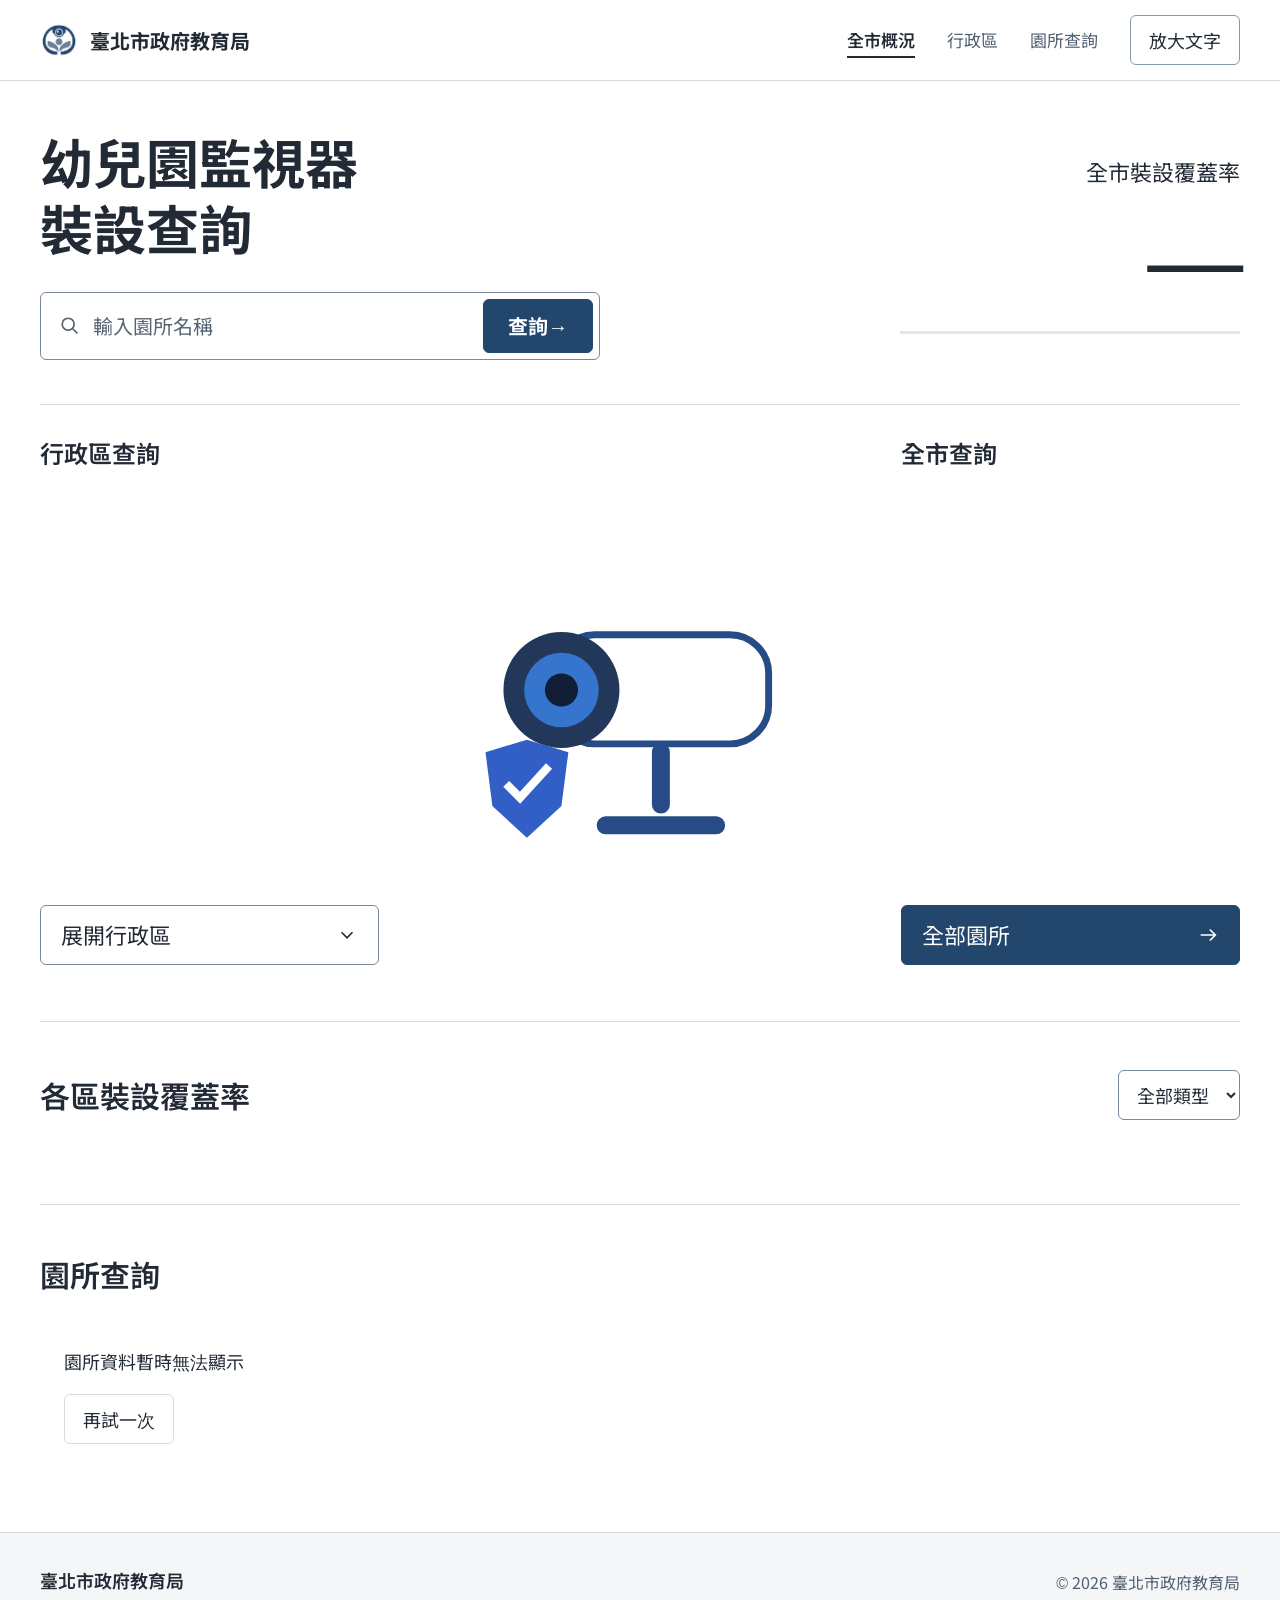
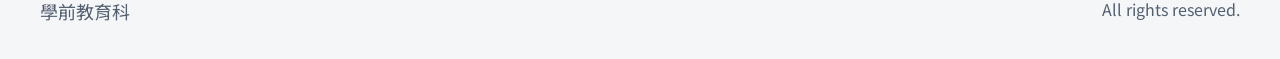
<file: index.html>
<!doctype html><html lang="zh-Hant" data-release="2026-10-31-json-csp"><head><meta charset="utf-8"><meta http-equiv="Content-Security-Policy" content="default-src 'none'; script-src 'self'; script-src-attr 'none'; style-src 'self'; style-src-attr 'none'; img-src 'self' data:; font-src 'self'; connect-src 'self' https://script.google.com https://script.googleusercontent.com; object-src 'none'; base-uri 'none'; form-action 'none'; frame-src 'none'; worker-src 'none'; manifest-src 'self'"><meta name="referrer" content="no-referrer"><meta name="viewport" content="width=device-width,initial-scale=1"><link rel="preconnect" href="https://script.google.com"><link rel="preconnect" href="https://script.googleusercontent.com"><meta name="description" content="查詢臺北市幼兒園監視器裝設情形。"><link id="siteIcon" rel="icon" type="image/png" href="./assets/site-mark.png"><title>幼兒園監視器裝設查詢｜臺北市政府教育局</title><link rel="stylesheet" href="./site.css?v=20261026-camera-fallback">
<link rel="stylesheet" href="./metal-cards.css?v=20261026-camera-fallback"><!-- Three.js license
The MIT License

Copyright © 2010-2024 three.js authors

Permission is hereby granted, free of charge, to any person obtaining a copy
of this software and associated documentation files (the "Software"), to deal
in the Software without restriction, including without limitation the rights
to use, copy, modify, merge, publish, distribute, sublicense, and/or sell
copies of the Software, and to permit persons to whom the Software is
furnished to do so, subject to the following conditions:

The above copyright notice and this permission notice shall be included in
all copies or substantial portions of the Software.

THE SOFTWARE IS PROVIDED "AS IS", WITHOUT WARRANTY OF ANY KIND, EXPRESS OR
IMPLIED, INCLUDING BUT NOT LIMITED TO THE WARRANTIES OF MERCHANTABILITY,
FITNESS FOR A PARTICULAR PURPOSE AND NONINFRINGEMENT. IN NO EVENT SHALL THE
AUTHORS OR COPYRIGHT HOLDERS BE LIABLE FOR ANY CLAIM, DAMAGES OR OTHER
LIABILITY, WHETHER IN AN ACTION OF CONTRACT, TORT OR OTHERWISE, ARISING FROM,
OUT OF OR IN CONNECTION WITH THE SOFTWARE OR THE USE OR OTHER DEALINGS IN
THE SOFTWARE.

--><script defer src="./config.js?v=20261026-camera-fallback"></script>
<script defer src="./core.js?v=20261026-camera-fallback"></script>
<script defer src="./query.js?v=20261026-priority"></script>
<script defer src="./data-client.js?v=20261031-json-csp"></script>
<script defer src="./app.js?v=20261026-camera-fallback"></script>
<script defer src="./enhance.js?v=20261026-map-anchored"></script>
</head><body>
<a class="skip" href="#main">跳至主要內容</a>
<header class="site-header"><div class="wrap header-row"><a class="brand" href="#main" aria-label="臺北市政府教育局，首頁"><img id="siteMark" class="brand-mark" fetchpriority="low" src="./assets/site-mark.png" width="44" height="44" alt="" aria-hidden="true" decoding="async"><span>臺北市政府教育局</span></a><nav class="nav" aria-label="主要導覽"><a href="#overview">全市概況</a><a href="#mapQuery">行政區</a><a href="#query">園所查詢</a><button id="mobileTop" type="button" aria-label="回到頁首">置頂</button><button id="largeText" type="button" aria-pressed="false">放大文字</button></nav></div></header>
<main id="main" class="wrap" tabindex="-1"><section class="hero" id="overview"><div class="hero-copy"><h1>幼兒園監視器<br><span>裝設查詢</span></h1><form class="search-box" id="heroSearch"><label class="sr-only" for="schoolSearch">園所名稱</label><div class="search-line"><svg viewBox="0 0 24 24" aria-hidden="true"><circle cx="10" cy="10" r="6.5"/><path d="m15 15 5 5"/></svg><input id="schoolSearch" type="search" enterkeyhint="search" autocapitalize="off" spellcheck="false" autocomplete="off" placeholder="輸入園所名稱" maxlength="100"><button class="primary" type="submit">查詢<span aria-hidden="true"> →</span></button></div></form></div><div class="city-metric" aria-label="全市裝設覆蓋率"><p>全市裝設覆蓋率</p><strong id="indexValue" aria-live="polite">—</strong><div class="score-bar" aria-hidden="true"><span id="scoreFill"></span></div></div></section>
<section id="mapQuery" class="explore" aria-label="地圖查詢與立體監視器"><div class="map-block"><h2>行政區查詢</h2><div class="map-visual"><canvas id="districtMap" class="map-canvas" aria-hidden="true"></canvas></div><details class="district-picker" id="districtPicker"><summary><span class="picker-closed">展開行政區</span><span class="picker-open">收合行政區</span><svg viewBox="0 0 24 24" aria-hidden="true"><path d="m6 9 6 6 6-6"/></svg></summary><div class="district-grid" id="districtButtons"></div></details></div><div class="camera-block"><div class="camera-stage"><canvas id="cameraCanvas" role="img" aria-label="臺北教育主題立體監視器與護盾"></canvas><svg id="cameraFallback" class="camera-fallback" viewBox="0 0 300 250" role="img" aria-label="臺北教育監視器"><rect x="89" y="64" width="154" height="79" rx="28" fill="#fff" stroke="#274b87" stroke-width="5"/><circle cx="93" cy="104" r="42" fill="#223759"/><circle cx="93" cy="104" r="27" fill="#3675cd"/><circle cx="93" cy="104" r="12" fill="#101d35"/><path d="M165 149v38m-40 15h80" stroke="#274b87" stroke-width="13" stroke-linecap="round"/><path d="m38 149 30-9 30 9-5 39-25 23-25-23Z" fill="#315fc5"/><path d="m53 172 10 10 21-23" fill="none" stroke="white" stroke-width="6"/></svg></div></div><div class="map-block city-block"><h2>全市查詢</h2><div class="map-visual"><canvas id="cityMap" class="map-canvas" aria-hidden="true"></canvas></div><button type="button" class="city-query" id="cityQuery">全部園所<svg viewBox="0 0 24 24" aria-hidden="true"><path d="M4 12h16m-6-6 6 6-6 6"/></svg></button></div></section>
<section id="districts" class="comparison"><div class="section-title"><h2>各區裝設覆蓋率</h2><label><span class="sr-only">園所類型</span><select id="compareGroup"><option value="all">全部類型</option></select></label></div><div id="districtBars" class="district-bars"></div></section>
<section id="query" class="query-section" aria-labelledby="queryHeading"><div class="section-title"><h2 id="queryHeading" tabindex="-1">園所查詢</h2></div><div id="queryPlaceholder" class="query-placeholder" role="status">正在讀取園所資料…</div><div id="localQuery" hidden></div></section></main>
<footer class="site-footer"><div class="wrap footer-row"><p>臺北市政府教育局<span>學前教育科</span></p><p class="copyright">© <span id="copyrightYear">2026</span> 臺北市政府教育局<br><span lang="en">All rights reserved.</span></p></div></footer>
<button id="backTop" class="back-top" type="button" aria-label="回到頁首" hidden><svg class="top-progress" viewBox="0 0 56 56" aria-hidden="true"><circle class="top-track" cx="28" cy="28" r="24"/><circle id="topProgress" cx="28" cy="28" r="24" pathLength="100"/></svg><svg class="top-arrow" viewBox="0 0 24 24" aria-hidden="true"><path d="M12 20V4m-6 6 6-6 6 6"/></svg></button>
</body></html>
</file>
<file: site.css>
/* Copyright 2014-2021 Adobe (http://www.adobe.com/), with Reserved Font Name 'Source'

This Font Software is licensed under the SIL Open Font License, Version 1.1.
This license is copied below, and is also available with a FAQ at:
https://scripts.sil.org/OFL


-----------------------------------------------------------
SIL OPEN FONT LICENSE Version 1.1 - 26 February 2007
-----------------------------------------------------------

PREAMBLE
The goals of the Open Font License (OFL) are to stimulate worldwide
development of collaborative font projects, to support the font creation
efforts of academic and linguistic communities, and to provide a free and
open framework in which fonts may be shared and improved in partnership
with others.

The OFL allows the licensed fonts to be used, studied, modified and
redistributed freely as long as they are not sold by themselves. The
fonts, including any derivative works, can be bundled, embedded, 
redistributed and/or sold with any software provided that any reserved
names are not used by derivative works. The fonts and derivatives,
however, cannot be released under any other type of license. The
requirement for fonts to remain under this license does not apply
to any document created using the fonts or their derivatives.

DEFINITIONS
"Font Software" refers to the set of files released by the Copyright
Holder(s) under this license and clearly marked as such. This may
include source files, build scripts and documentation.

"Reserved Font Name" refers to any names specified as such after the
copyright statement(s).

"Original Version" refers to the collection of Font Software components as
distributed by the Copyright Holder(s).

"Modified Version" refers to any derivative made by adding to, deleting,
or substituting -- in part or in whole -- any of the components of the
Original Version, by changing formats or by porting the Font Software to a
new environment.

"Author" refers to any designer, engineer, programmer, technical
writer or other person who contributed to the Font Software.

PERMISSION & CONDITIONS
Permission is hereby granted, free of charge, to any person obtaining
a copy of the Font Software, to use, study, copy, merge, embed, modify,
redistribute, and sell modified and unmodified copies of the Font
Software, subject to the following conditions:

1) Neither the Font Software nor any of its individual components,
in Original or Modified Versions, may be sold by itself.

2) Original or Modified Versions of the Font Software may be bundled,
redistributed and/or sold with any software, provided that each copy
contains the above copyright notice and this license. These can be
included either as stand-alone text files, human-readable headers or
in the appropriate machine-readable metadata fields within text or
binary files as long as those fields can be easily viewed by the user.

3) No Modified Version of the Font Software may use the Reserved Font
Name(s) unless explicit written permission is granted by the corresponding
Copyright Holder. This restriction only applies to the primary font name as
presented to the users.

4) The name(s) of the Copyright Holder(s) or the Author(s) of the Font
Software shall not be used to promote, endorse or advertise any
Modified Version, except to acknowledge the contribution(s) of the
Copyright Holder(s) and the Author(s) or with their explicit written
permission.

5) The Font Software, modified or unmodified, in part or in whole,
must be distributed entirely under this license, and must not be
distributed under any other license. The requirement for fonts to
remain under this license does not apply to any document created
using the Font Software.

TERMINATION
This license becomes null and void if any of the above conditions are
not met.

DISCLAIMER
THE FONT SOFTWARE IS PROVIDED "AS IS", WITHOUT WARRANTY OF ANY KIND,
EXPRESS OR IMPLIED, INCLUDING BUT NOT LIMITED TO ANY WARRANTIES OF
MERCHANTABILITY, FITNESS FOR A PARTICULAR PURPOSE AND NONINFRINGEMENT
OF COPYRIGHT, PATENT, TRADEMARK, OR OTHER RIGHT. IN NO EVENT SHALL THE
COPYRIGHT HOLDER BE LIABLE FOR ANY CLAIM, DAMAGES OR OTHER LIABILITY,
INCLUDING ANY GENERAL, SPECIAL, INDIRECT, INCIDENTAL, OR CONSEQUENTIAL
DAMAGES, WHETHER IN AN ACTION OF CONTRACT, TORT OR OTHERWISE, ARISING
FROM, OUT OF THE USE OR INABILITY TO USE THE FONT SOFTWARE OR FROM
OTHER DEALINGS IN THE FONT SOFTWARE.
 */
@font-face {
  font-family: 'Taipei Sans';
  font-style: normal;
  font-weight: 400;
  font-display: swap;
  src: url('./assets/taipei-1.woff2') format('woff2');
}
@font-face {
  font-family: 'Taipei Sans';
  font-style: normal;
  font-weight: 600;
  font-display: swap;
  src: url('./assets/taipei-2.woff2') format('woff2');
}
@font-face {
  font-family: 'Taipei Sans';
  font-style: normal;
  font-weight: 700;
  font-display: swap;
  src: url('./assets/taipei-3.woff2') format('woff2');
}

/* Additional characters used by the final search interface. */
@font-face{font-family:'Taipei Sans Extra';font-style:normal;font-weight:400 700;font-display:swap;src:url('./assets/taipei-4.woff2') format('woff2');unicode-range:U+79FB,U+FF5C;}
@font-face{font-family:'Taipei Sans Extra';font-style:normal;font-weight:400 700;font-display:swap;src:url('./assets/taipei-5.woff2') format('woff2');unicode-range:U+6E05,U+9664;}
@font-face{font-family:'Taipei Sans Extra';font-style:normal;font-weight:400 700;font-display:swap;src:url('./assets/taipei-6.woff2') format('woff2');unicode-range:U+4EF6,U+689D,U+FF08,U+FF09;}
@font-face{font-family:'Taipei Sans Extra';font-style:normal;font-weight:400 700;font-display:swap;src:url('./assets/taipei-7.woff2') format('woff2');unicode-range:U+FF0C,U+FF1A;}


:root{--paper:#ffffff;--white:#fff;--ink:#222a35;--muted:#526071;--action:#23466d;--action-dark:#142f50;--light:#edf1f5;--line:#d6dce3;--accent:#bb472e;--error:#a43031;--radius:8px;--font:"Taipei Sans","Taipei Sans Extra","Noto Sans TC","PingFang TC","Microsoft JhengHei",sans-serif;--ease:cubic-bezier(.16,1,.3,1);color-scheme:light}
*{box-sizing:border-box}html{scroll-behavior:smooth;scroll-padding-top:24px;scrollbar-color:#8793a1 var(--paper)}body{margin:0;background:var(--paper);color:var(--ink);font:17px/1.6 var(--font);-webkit-font-smoothing:antialiased}body.large{font-size:20px}::selection{background:#d5e1ec;color:#183450}a{color:var(--action);text-underline-offset:5px}button,input,select{font:inherit}button,a,input,select{touch-action:manipulation}button{cursor:pointer;min-height:48px;padding:10px 18px;border:1px solid var(--line);border-radius:10px;background:var(--white);color:var(--ink);transition:background .2s,color .2s,transform .25s var(--ease),border-color .2s}button:hover{background:var(--light);border-color:#60768e}button:active{transform:translateY(1px)}button:disabled{cursor:default;opacity:.45}input,select{min-height:50px;padding:10px 14px;max-width:100%;border:1px solid #778898;border-radius:10px;background:var(--white);color:var(--ink);caret-color:var(--action)}input::placeholder{color:#566474}button:focus-visible,a:focus-visible,input:focus-visible,select:focus-visible,[tabindex]:focus-visible{outline:3px solid #c84f35;outline-offset:4px}h1,h2,h3,p{margin-top:0}h1{font-size:clamp(36px,4.1vw,58px);line-height:1.25;letter-spacing:-.035em;font-weight:800;margin-bottom:28px;text-wrap:balance}h1 span{color:var(--action)}h2{font-size:clamp(25px,2.1vw,31px);line-height:1.4;letter-spacing:-.025em;margin-bottom:0}h3{font-size:21px;line-height:1.5}p{max-width:70ch}.wrap{width:min(1260px,calc(100% - 80px));margin:auto}.skip{position:absolute;left:20px;top:-80px;background:var(--white);padding:12px;z-index:10}.skip:focus{top:12px}.site-header{background:var(--white)}.header-row{display:flex;align-items:center;justify-content:space-between;gap:24px;min-height:88px}.brand{display:flex;gap:12px;align-items:center;text-decoration:none;color:var(--ink);font-size:21px;font-weight:750;line-height:1.35;white-space:nowrap}.brand-mark{width:42px;height:42px;color:var(--action);flex-shrink:0}.nav{display:flex;gap:28px;align-items:center}.nav a{text-decoration:none;font-weight:550;position:relative;min-height:48px;display:flex;align-items:center}.nav a::after{content:"";position:absolute;left:0;right:0;bottom:6px;height:2px;background:currentColor;transform:scaleX(0);transform-origin:left;transition:transform .25s var(--ease)}.nav a:hover::after{transform:scaleX(1)}.nav button{background:transparent}.hero{display:grid;grid-template-columns:1.35fr .8fr;gap:9%;align-items:center;padding:48px 0 38px}.hero-copy{min-width:0}.search-line{display:flex;align-items:center;gap:10px;max-width:570px;background:var(--white);padding:6px 6px 6px 18px;border:1px solid #8797a7;border-radius:12px;transition:border-color .2s,box-shadow .2s}.search-line:focus-within{border-color:var(--action);outline:2px solid var(--action);outline-offset:2px}.search-line>svg{width:22px;height:22px;fill:none;stroke:var(--muted);stroke-width:1.8;flex-shrink:0}.search-line input{flex:1;min-width:0;border:0;padding:7px 2px;min-height:48px;background:transparent}.search-line input:focus-visible{outline:0}.primary{background:var(--action);border-color:var(--action);color:var(--white);font-weight:650;white-space:nowrap}.primary:hover{background:var(--action-dark);border-color:var(--action-dark)}.primary span{display:inline-block;transition:transform .25s var(--ease)}.primary:hover span{transform:translateX(3px)}.city-metric{padding:16px 0 16px 36px;border-left:1px solid var(--line)}.city-metric p{font-size:22px;font-weight:600;margin:0 0 4px}.city-metric strong{display:block;color:var(--action);font-family:Arial,var(--font);font-size:clamp(60px,6.7vw,96px);line-height:1.2;letter-spacing:-.04em;font-weight:500;font-variant-numeric:tabular-nums}.score-bar{height:5px;max-width:310px;background:#e1e6ec;margin-top:18px;border-radius:3px;overflow:hidden}.score-bar span{display:block;height:100%;width:100%;background:var(--action);transform:scaleX(0);transform-origin:left;transition:transform .7s var(--ease)}.status{padding:14px 18px;border-radius:10px;margin-bottom:16px;background:#fff1ec;color:#8a2f1e;font-size:17px}.status button{margin-left:12px}.explore{display:grid;grid-template-columns:1fr 1.45fr 1fr;gap:24px;padding:12px 0 48px;align-items:start}.map-block h2{font-size:22px}.map-visual{height:286px;position:relative}.map-canvas{height:100%;width:100%;display:block;touch-action:pan-y}.map-name{position:absolute;font-size:12px;font-weight:650;pointer-events:none;color:#182e53;background:#ffffffe8;padding:0 2px;border-radius:3px;line-height:1.4;transform:translate(-50%,-50%)}.district-grid{display:grid;grid-template-columns:repeat(4,1fr);gap:4px}.district-grid button{font-size:16px;min-height:44px;padding:5px 0;background:transparent;border-color:transparent}.district-grid button:hover,.district-grid button.active{color:var(--white);background:var(--action)}.camera-block{align-self:stretch;display:grid;align-items:center}.camera-stage{position:relative;background:#f5f6f8;border-radius:46% 46% 14px 14px;min-width:0;overflow:hidden;isolation:isolate}.camera-orbit{position:absolute;width:84%;aspect-ratio:1;top:5%;left:8%;border:1px solid #baccec;border-radius:50%;transform:rotateX(48deg) rotateZ(-24deg);pointer-events:none}.camera-stage canvas{position:relative;display:block;width:100%;height:420px;touch-action:pan-y;cursor:grab}.camera-stage canvas:active{cursor:grabbing}.camera-fallback{display:block;width:100%;height:420px;padding:30px}.city-query{display:flex;align-items:center;justify-content:space-between;width:100%;background:var(--action);border-color:var(--action);color:white;font-weight:600;padding:12px 20px;margin-top:6px}.city-query svg{width:22px;height:22px;fill:none;stroke:currentColor;stroke-width:1.8;transition:transform .25s var(--ease)}.city-query:hover{background:var(--action-dark);color:white}.city-query:hover svg{transform:translateX(4px)}.comparison{padding:40px 0 48px;border-top:1px solid var(--line)}.section-title{display:flex;align-items:center;justify-content:space-between;gap:20px;margin-bottom:26px}.section-title select{max-width:240px}.district-bars{display:grid;grid-template-columns:repeat(3,1fr);column-gap:44px;row-gap:6px}.district-bar{display:grid;grid-template-columns:66px 1fr 64px;align-items:center;gap:12px;border:0;border-radius:8px;padding:12px 8px;background:transparent;font-size:17px;text-align:left}.district-bar:hover{background:#eef1f4}.district-bar i{height:7px;background:#e1e6ec;display:block;border-radius:4px;overflow:hidden}.district-bar b{height:100%;display:block;background:var(--action);border-radius:4px;width:100%;transform-origin:left;transition:transform .6s var(--ease)}.district-bar span:last-child{text-align:right;font-variant-numeric:tabular-nums;font-size:16px}.query-section{padding:40px 0 64px;border-top:1px solid var(--line);min-height:150px}.query-section iframe{border:0;display:block;width:100%;height:0;min-height:0;background:transparent}.query-placeholder{padding:24px;background:white;border-radius:var(--radius)}.query-link{font-size:17px}.site-footer{padding:30px 0;background:#f5f6f8;color:var(--ink);font-size:17px}.back-top{position:fixed;right:24px;bottom:24px;z-index:5;width:58px;height:58px;padding:0;border:0;border-radius:50%;background:var(--ink);color:white;box-shadow:0 7px 20px #222a3526;transition:transform .3s var(--ease),background .2s;animation:top-enter .4s var(--ease) both}.back-top:hover{background:var(--action);transform:translateY(-5px)}.top-progress{position:absolute;inset:0;width:58px;height:58px;fill:none;stroke:#8eb2ff;stroke-width:2;transform:rotate(-90deg)}.top-track{stroke:#526687}#topProgress{stroke-dasharray:100;stroke-dashoffset:100}.top-arrow{position:absolute;width:24px;height:24px;left:17px;top:17px;fill:none;stroke:currentColor;stroke-width:1.8;transition:transform .25s var(--ease)}.back-top:hover .top-arrow{transform:translateY(-2px)}.back-top:active .top-arrow{transform:translateY(-5px)}@keyframes top-enter{from{transform:translateY(14px);opacity:.6}to{transform:translateY(0);opacity:1}}
.query-app{padding:8px 2px}.query-toolbar{display:grid;grid-template-columns:2fr 1fr 1fr;gap:16px}.query-toolbar label,.query-extra label{display:block;font-size:17px;margin-bottom:7px;color:var(--ink);font-weight:550}.query-toolbar input,.query-toolbar select{width:100%}.query-extra{display:flex;align-items:end;gap:14px;margin:18px 0 24px;flex-wrap:wrap}.query-extra>div{min-width:150px}.query-extra select{width:100%}.query-summary{padding:17px 0;border-top:1px solid var(--line);border-bottom:1px solid var(--line);display:flex;gap:24px;justify-content:space-between;align-items:center;flex-wrap:wrap;margin-bottom:24px}.query-summary p{margin:0}.query-summary strong{font-size:25px;font-weight:650;font-variant-numeric:tabular-nums;color:var(--action)}.query-results{display:grid;grid-template-columns:repeat(3,1fr);gap:20px}.school{padding:24px;background:var(--white);border:1px solid #d9e2ef;border-radius:var(--radius);transition:border-color .25s,transform .3s var(--ease);display:flex;flex-direction:column;min-width:0}.school:hover{border-color:#789bdc;transform:translateY(-3px)}.school h3{font-size:21px;margin:9px 0 22px;overflow-wrap:anywhere;letter-spacing:-.015em;flex:1}.school-type{color:var(--muted);font-size:16px;margin:0}.school-visuals{display:grid;grid-template-columns:1fr 1fr;gap:16px}.installation{margin:0;display:flex;flex-direction:column;align-items:center;padding-top:10px;border-top:1px solid var(--line)}.installation svg{width:100%;max-width:100px;height:80px;display:block;overflow:visible;color:var(--action);transition:transform .3s var(--ease)}.installation figcaption{text-align:center;display:grid;gap:1px;font-size:17px}.installation figcaption span{color:var(--muted);font-size:16px}.installation strong{font-weight:600}.installation[data-status="no"] svg,.installation[data-status="none"] svg{color:#64748f}.installation[data-status="partial"] svg{color:#ad512b}.installation[data-status="unknown"] svg{color:#70768b}.installation .structure{fill:none;stroke:currentColor;stroke-width:2;stroke-linejoin:round;stroke-linecap:round}.installation .paint{fill:currentColor;opacity:.17}.installation .filled{fill:currentColor}.installation .inactive{fill:none;stroke:currentColor;stroke-width:1.4}.installation .mark{fill:none;stroke:currentColor;stroke-width:3;stroke-linecap:round;stroke-linejoin:round}.installation:hover svg{transform:translateY(-2px)}.pagination{display:flex;gap:16px;align-items:center;justify-content:center;margin:28px 0 0}.pagination p{margin:0;font-size:17px}.empty{padding:40px 20px;background:white;border-radius:var(--radius);text-align:center;grid-column:1/-1}.empty h3{margin:0;font-size:21px}.sr-only{position:absolute;width:1px;height:1px;padding:0;margin:-1px;overflow:hidden;clip:rect(0,0,0,0);white-space:nowrap;border:0}[hidden]{display:none!important}.bridge-body{background:transparent;margin:0}.bridge-body .wrap{width:100%}.bridge-body #standalone{padding:20px}.bridge-body #queryRoot{padding:4px 2px}.error{color:var(--error)}
@media(max-width:1024px){.wrap{width:calc(100% - 48px)}.nav{gap:18px}.brand{font-size:19px}.hero{gap:5%}.explore{gap:18px;grid-template-columns:1fr 1.25fr 1fr}.camera-stage canvas,.camera-fallback{height:370px}.map-visual{height:250px}.district-grid{grid-template-columns:repeat(3,1fr)}.district-bars{grid-template-columns:repeat(2,1fr)}.query-results{grid-template-columns:repeat(2,1fr)}}
@media(max-width:720px){.wrap{width:calc(100% - 36px)}.header-row{min-height:78px;gap:8px}.brand{font-size:17px;gap:7px}.brand-mark{width:32px;height:36px}.nav{gap:0}.nav a{display:none}.nav button{padding:8px 10px;font-size:16px;min-height:44px}.hero{grid-template-columns:1fr;padding:30px 0 26px;gap:26px}h1{font-size:42px;margin-bottom:22px}.city-metric{border-left:0;padding:0;display:grid;grid-template-columns:1fr auto;align-items:center;gap:0 12px}.city-metric p{font-size:19px;margin:0}.city-metric strong{font-size:54px}.score-bar{grid-column:1/-1;max-width:none;margin-top:9px}.search-line{padding-left:12px;gap:6px}.search-line button{padding:9px 14px}.explore{grid-template-columns:1fr 1fr;gap:28px 20px;padding:0 0 32px}.camera-block{grid-column:1/-1;grid-row:1}.camera-stage{width:100%;max-width:430px;margin:auto;border-radius:44% 44% 14px 14px}.camera-stage canvas,.camera-fallback{height:320px}.map-visual{height:215px}.map-block h2{font-size:21px}.district-grid{grid-template-columns:repeat(2,1fr);gap:2px}.district-grid button{font-size:16px}.city-query{padding:10px 12px;gap:5px;font-size:16px}.city-query svg{width:20px;height:20px;flex-shrink:0}.map-name{font-size:11px}.comparison{padding:30px 0 32px}.section-title{gap:12px;flex-wrap:wrap;margin-bottom:20px}.section-title h2{font-size:25px}.section-title select{font-size:16px;min-height:44px;padding:7px 9px}.district-bars{grid-template-columns:1fr;gap:2px}.district-bar{padding:13px 4px}.query-toolbar{grid-template-columns:1fr 1fr;gap:14px}.query-toolbar>div:first-child{grid-column:1/-1}.query-extra{gap:12px}.query-extra>div{flex:1;min-width:130px}.query-results{grid-template-columns:1fr}.school{padding:22px}.query-summary{gap:8px 20px}.back-top{right:16px;bottom:18px}.site-footer{font-size:16px;padding:24px 0 90px}.query-section{padding-bottom:40px}.bridge-body .query-app{padding:0 2px}}
@media(prefers-reduced-motion:reduce){html{scroll-behavior:auto}*,*::before,*::after{animation:none!important;transition:none!important}.school:hover{transform:none}}
body.large input,body.large select,body.large button{font-size:20px}body.large .school h3{font-size:24px}body.large .installation figcaption,body.large .query-toolbar label,body.large .query-extra label{font-size:20px}body.large .installation figcaption span,body.large .school-type{font-size:18px}body.large .district-grid button{font-size:18px}

/* Elder-friendly query: a quiet, single-column reading path at every width. */
.query-shell{width:min(880px,calc(100% - 40px));margin:0 auto}
.bridge-body{background:#ffffff;font-size:20px;line-height:1.7;padding:24px 0 40px}
.bridge-body #standalone{padding:0 0 24px;display:flex;align-items:center;justify-content:space-between;gap:20px}
.bridge-body #standalone h1{font-size:30px;line-height:1.5;letter-spacing:0;margin:0}
.bridge-body #queryRoot{padding:0}
.query-app{width:min(880px,100%);margin:0 auto;padding:0;font-size:20px;line-height:1.7}
.query-form{padding:28px;background:var(--white);border:1px solid var(--line);border-radius:14px}
.query-form label{display:block;font-size:20px;font-weight:650;margin-bottom:8px}
.query-form .name-label{font-size:24px}
.query-form input,.query-form select{display:block;width:100%;font-size:20px;min-height:60px;padding:12px 16px;border-color:#697c90}
.query-options{margin:20px 0 24px}
.query-options summary{cursor:pointer;min-height:56px;padding:12px 0;color:var(--action);font-size:20px;font-weight:600;width:fit-content}
.query-options summary:focus-visible{outline:3px solid #c84f35;outline-offset:4px}
.query-fields{display:grid;grid-template-columns:1fr;gap:24px;padding-top:20px}
.query-actions{display:flex;gap:16px;align-items:stretch}
.query-actions button{min-height:60px;font-size:22px;padding:12px 24px}
.query-actions .primary{flex:1}
.query-result-heading{margin:36px 0 20px}
.query-result-heading h2{font-size:26px;line-height:1.5;letter-spacing:0;margin:0}
.query-result-heading p{font-size:20px;color:var(--muted);margin:8px 0 0}
.query-results{display:grid;grid-template-columns:minmax(0,1fr);gap:24px}
.school{padding:28px 32px;border:1px solid #c5cdd6;border-radius:14px;display:block;transition:border-color .2s}
.school:hover{transform:none;border-color:#697c90}
.school h3{font-size:26px;line-height:1.6;font-weight:700;letter-spacing:0;margin:0 0 8px;flex:initial}
.school-type{font-size:20px;line-height:1.6;color:var(--muted);margin:0 0 24px}
.school-visuals{display:grid;grid-template-columns:1fr;gap:0;border-top:1px solid var(--line)}
.installation{display:flex;flex-direction:row;align-items:center;gap:20px;border:0;padding:18px 0;margin:0}
.installation+.installation{border-top:1px solid var(--line)}
.installation svg{width:76px;height:64px;flex:0 0 76px;max-width:76px}
.installation figcaption{display:flex;align-items:center;justify-content:space-between;flex:1;gap:20px;text-align:left;font-size:24px;line-height:1.5}
.installation figcaption span{font-size:21px;color:var(--ink);white-space:nowrap}
.installation strong{font-size:24px;font-weight:700;overflow-wrap:anywhere}
.installation:hover svg{transform:none}
.pagination{gap:20px;flex-wrap:wrap;margin:32px 0 0}
.pagination button{font-size:20px;min-height:60px;min-width:116px}
.pagination p{font-size:20px}
.empty{padding:36px 24px;border:1px solid var(--line)}
.empty h3{font-size:24px}.empty p{font-size:20px;margin:14px 0 0}
.bridge-body .status{font-size:20px;margin:0 auto 24px}
.bridge-body .status button{font-size:20px;min-height:56px}
body.large .query-app,body.large.bridge-body{font-size:24px}
body.large .query-form label,body.large .query-form input,body.large .query-form select,body.large .query-options summary,body.large .school-type,body.large .installation figcaption span,body.large .pagination p,body.large .query-result-heading p,body.large .query-app button{font-size:24px}
body.large .school h3,body.large .installation strong{font-size:30px}
body.large .query-result-heading h2{font-size:32px}
@media(max-width:600px){
 .query-shell{width:calc(100% - 32px)}
 .bridge-body{padding-top:20px}
 .bridge-body #standalone{display:block}.bridge-body #standalone h1{font-size:26px;margin-bottom:16px}
 .query-form{padding:20px}.query-actions{flex-direction:column;gap:12px}
 .query-form .name-label{font-size:22px}
 .school{padding:22px 20px}.school h3{font-size:24px}
 .school-type{margin-bottom:20px}
 .installation{gap:12px;padding:16px 0}
 .installation svg{width:60px;height:56px;flex-basis:60px}
 .installation figcaption{display:grid;gap:4px;justify-content:initial}
 .installation strong{font-size:24px}
 .pagination{display:grid;grid-template-columns:1fr 1fr;gap:16px}
 .pagination p{grid-column:1/-1;grid-row:1;text-align:center}
 .pagination button{min-width:0}
}


/* A larger central camera with matched map headings and action rows. */
.explore{--map-height:420px;--map-heading:40px;--map-action:60px;--map-action-gap:12px;grid-template-columns:minmax(0,1fr) minmax(0,1.4fr) minmax(0,1fr);gap:24px;align-items:stretch}
.map-block{min-width:0;align-self:stretch}
.map-block h2{font-size:26px;min-height:var(--map-heading);margin:0;display:flex;align-items:center}
.map-visual{height:var(--map-height)}
.map-name{font-size:18px;padding:2px 4px;line-height:1.5}
.district-grid{grid-template-columns:repeat(3,minmax(0,1fr));gap:8px;margin-top:12px}
.district-grid button{min-height:56px;font-size:20px;padding:8px 4px;border:1px solid #8797a7;background:#fff;border-radius:10px}
.district-grid button:hover,.district-grid button.active{color:var(--white);background:var(--action)}
.district-picker,.city-query{margin-top:var(--map-action-gap)}
.district-picker>summary,.city-query{min-height:var(--map-action);font-size:22px;line-height:1.5;padding:12px 20px;display:flex;align-items:center;justify-content:space-between;gap:12px;border:1px solid var(--action);border-radius:10px;font-weight:600}
.district-picker>summary{list-style:none;background:var(--white);color:var(--action);cursor:pointer;touch-action:manipulation;transition:background .2s}
.district-picker>summary::-webkit-details-marker{display:none}
.district-picker>summary:hover{background:var(--light)}
.district-picker>summary:focus-visible{outline:3px solid #c84f35;outline-offset:4px}
.district-picker>summary svg{width:22px;height:22px;flex-shrink:0;fill:none;stroke:currentColor;stroke-width:1.8;transition:transform .25s var(--ease)}
.district-picker .picker-open{display:none}
.district-picker[open] .picker-open{display:inline}
.district-picker[open] .picker-closed{display:none}
.district-picker[open]>summary svg{transform:rotate(180deg)}
.camera-block{align-self:start;display:block;min-width:0;margin-top:var(--map-heading)}
.camera-stage{width:100%;max-width:none}
.camera-stage canvas,.camera-fallback{height:calc(var(--map-height) + var(--map-action-gap) + var(--map-action))}
.query-section iframe.background-bridge{position:fixed!important;left:-10000px!important;top:0!important;width:1px!important;height:1px!important;min-height:0!important;visibility:hidden!important;pointer-events:none}
@media(min-width:901px) and (max-width:1100px){.explore{--map-height:390px;gap:16px}.map-name{font-size:16px}.district-grid{grid-template-columns:repeat(2,minmax(0,1fr))}.district-picker>summary,.city-query{padding-left:12px;padding-right:12px;font-size:20px}}
@media(max-width:900px){
 .explore{--map-height:480px;grid-template-columns:1fr;gap:32px;padding-bottom:40px}
 .map-block{width:100%;max-width:620px;margin:auto}
 .camera-block{grid-column:1;grid-row:2;width:100%;max-width:660px;margin:0 auto}
 .city-block{grid-row:3}
 .map-name{font-size:18px}
 .district-grid{grid-template-columns:repeat(3,minmax(0,1fr));gap:10px}
 .camera-stage canvas,.camera-fallback{height:clamp(400px,70vw,520px)}
}
@media(max-width:400px){.explore{--map-height:430px}.map-name{font-size:16px}.district-grid{gap:8px}.district-grid button{font-size:19px}}

/* Persistent navigation, sized from its actual height for zoom and small screens. */
:root{--header-height:88px}
html{scroll-padding-top:calc(var(--header-height) + 20px)}
.site-header{position:sticky;top:0;z-index:20;background:var(--white);box-shadow:0 1px 0 var(--line);transition:box-shadow .2s}
.site-header.is-scrolled{box-shadow:0 6px 18px #222a3510}
.skip{position:fixed;z-index:30}
.nav a[aria-current="location"]{color:var(--action-dark);font-weight:750}
.nav a[aria-current="location"]::after{transform:scaleX(1)}
.site-footer{padding:30px 0 36px}
.footer-row{display:flex;align-items:center;justify-content:space-between;gap:24px}
.footer-row p{margin:0;font-size:18px;line-height:1.7}
.footer-row>p:first-child span{display:block;color:var(--muted)}
.footer-row .copyright{font-size:16px;color:var(--muted);text-align:right}
.back-top{right:max(20px,env(safe-area-inset-right));bottom:max(20px,env(safe-area-inset-bottom))}
@media(max-width:900px){
 .header-row{display:grid;grid-template-columns:repeat(6,minmax(0,1fr));gap:0 12px;padding:12px 0 4px;min-height:0}
 .brand{grid-column:1/5;grid-row:1;font-size:19px;white-space:normal}
 .nav{display:contents}
 .nav a{display:flex;grid-row:2;justify-content:center;min-height:48px;font-size:18px}
 .nav a:nth-child(1){grid-column:1/3}.nav a:nth-child(2){grid-column:3/5}.nav a:nth-child(3){grid-column:5/7}
 .nav button{grid-row:1;grid-column:5/7;justify-self:end;white-space:nowrap;font-size:17px;min-height:48px;padding:8px 12px}
 .nav a::after{left:18%;right:18%;bottom:3px}
 .footer-row{display:block;padding-right:52px}
 .footer-row .copyright{margin-top:14px;text-align:left}
 .site-footer{padding:26px 0 max(32px,env(safe-area-inset-bottom))}
}
@media(max-width:400px){
 .brand{font-size:16px;gap:6px}.brand-mark{width:28px;height:32px}
 .header-row{gap:0 4px}.nav button{padding:8px;font-size:16px}.nav a{font-size:17px}
 body.large .nav button{font-size:18px}
}
@media(prefers-reduced-motion:reduce){.site-header{transition:none}}

/* Keep the mobile return-to-top control in the header, clear of map buttons. */
#mobileTop{display:none}
@media(max-width:900px){
 .header-row{grid-template-columns:repeat(8,minmax(0,1fr))}
 .brand{grid-column:1/6}
 .nav #largeText{grid-row:1;grid-column:6/9}
 .nav #mobileTop{display:block;grid-row:2;grid-column:7/9;justify-self:stretch;min-height:48px;padding:8px 4px;font-size:18px;color:var(--action);border:0;background:transparent}
 .nav #mobileTop:hover{background:var(--light)}
 .back-top{display:none!important}
}

/* Public-service refinement: hierarchy through type, spacing and material. */
:root{--font-display:"Taipei Sans","Noto Sans TC","PingFang TC","Microsoft JhengHei",sans-serif}
body{font-size:18px}
h1,h2,h3{font-family:var(--font-display);letter-spacing:0}
h1{font-size:clamp(40px,4.15vw,60px);font-weight:700;line-height:1.24;margin-bottom:32px}
h1 span{color:var(--ink)}
h2{font-weight:600}
button,input,select,.district-grid button,.district-picker>summary,.city-query{border-radius:6px}
.site-header{box-shadow:0 1px 0 var(--line)}
.site-header.is-scrolled{box-shadow:0 4px 14px #222a350a}
.header-row{min-height:80px}
.brand{font-weight:700;font-size:20px;gap:12px}
.brand-mark{width:38px;height:38px}
.nav{gap:32px}.nav a{color:var(--muted);font-size:17px;font-weight:400}
.nav a[aria-current="location"]{font-weight:600;color:var(--ink)}
.nav button{border-color:#8797a7}
.hero{padding:48px 0 44px;grid-template-columns:minmax(0,1.4fr) minmax(0,1fr);gap:8%}
.search-line{border:1px solid #778898;border-radius:6px;padding:6px 6px 6px 18px;max-width:560px}
.search-line input{font-size:20px}.search-line button{min-height:52px;font-size:20px;padding:10px 24px}
.city-metric{border:0;padding:0;text-align:right}
.city-metric p{font-size:22px;font-weight:500;margin-bottom:8px}
.city-metric strong{font-family:var(--font-display);font-size:clamp(72px,7.5vw,108px);font-weight:400;color:var(--ink);line-height:1.15;letter-spacing:-.035em}
.score-bar{height:3px;border-radius:0;max-width:340px;margin:24px 0 0 auto}
.explore{padding-top:28px;padding-bottom:56px;border-top:1px solid var(--line)}
.map-block h2{font-size:24px;font-weight:600}
.map-name{font-family:var(--font-display);font-weight:600;color:#243447;background:#ffffffed;border-radius:2px;padding:1px 3px}
.camera-stage{background:transparent;border-radius:0}
.camera-orbit{display:none}
.district-picker>summary,.city-query{font-weight:500}
.district-picker>summary{border-color:#778898;color:var(--ink)}
.district-grid button{font-weight:400}
.comparison{padding:48px 0 56px}.section-title{margin-bottom:28px}
.section-title h2{font-size:30px;font-weight:600}
.district-bars{grid-template-columns:repeat(2,minmax(0,1fr));column-gap:64px;row-gap:0}
.district-bar{font-size:20px;grid-template-columns:80px minmax(0,1fr) 72px;gap:20px;border-radius:0;border-bottom:1px solid #e7ebef;padding:18px 4px}
.district-bar i,.district-bar b{border-radius:0;height:4px}
.district-bar span:last-child{font-size:19px;font-weight:500}
.query-section{padding-top:48px}
.query-form{border:0;border-radius:0;background:#f5f6f8;padding:32px}
.query-form .name-label{font-size:24px;font-weight:600}
.query-form input,.query-form select{border-color:#778898}
.query-options summary{font-weight:500}
.query-result-heading{margin-top:40px}
.query-result-heading h2{font-size:28px;font-weight:600}
.query-results{gap:0}
.school{border:0;border-top:1px solid #bac4cf;border-radius:0;padding:32px 4px;background:transparent}
.school:hover{border-color:#bac4cf;background:transparent}
.school h3{font-size:26px;font-weight:600;line-height:1.55}
.school-type{margin-bottom:20px}
.school-visuals{border-top:0}
.installation+.installation{border-color:#e2e7ec}
.installation strong{font-weight:600}
.installation .paint{opacity:.1}
.site-footer{background:#f5f6f8;border-top:1px solid var(--line);padding:32px 0}
.footer-row>p:first-child{font-weight:600}.footer-row>p:first-child span{font-weight:400}
.top-progress{stroke:#cad5e2}.top-track{stroke:#53667b}
@media(max-width:1100px) and (min-width:901px){.nav{gap:20px}.brand{font-size:19px}.district-bars{column-gap:36px}}
@media(max-width:900px){
 .header-row{min-height:0}.brand{font-size:19px}.nav a{font-size:18px}
 .hero{padding:36px 0;gap:32px}.city-metric strong{font-size:74px}
 .camera-stage{border-radius:0}.explore{padding-top:28px}
 .district-bars{column-gap:32px}.district-bar{grid-template-columns:70px minmax(0,1fr) 66px;gap:12px}
}
@media(max-width:720px){
 .hero{grid-template-columns:1fr;gap:32px}h1{font-size:44px;margin-bottom:26px}
 .camera-block{width:calc(100% + 32px);max-width:none;margin-left:-16px;margin-right:-16px}
 .camera-stage canvas,.camera-fallback{height:clamp(500px,85vw,580px)}
 .city-metric{display:grid;grid-template-columns:1fr auto;align-items:center;text-align:left;gap:0 12px}
 .city-metric p{font-size:20px;margin:0}.city-metric strong{font-size:56px}
 .score-bar{width:100%;max-width:none;margin:16px 0 0}
 .search-line{padding-left:12px;gap:8px}.search-line input{font-size:18px}.search-line button{font-size:18px;padding:10px 16px}
 .district-bars{grid-template-columns:1fr}.district-bar{font-size:20px;padding:18px 0}
 .section-title h2{font-size:27px}.comparison,.query-section{padding-top:36px}
 .query-form{padding:24px 20px}.school{padding:28px 0}.school h3{font-size:24px}
 .brand{font-size:19px}.footer-row{padding-right:0}
}
@media(max-width:400px){.brand{font-size:16px}.brand-mark{width:28px;height:32px}h1{font-size:38px}.city-metric strong{font-size:48px}.city-metric p{font-size:18px}.district-bar{gap:10px}.search-line button{padding:10px 12px}}

/* One website identity, rendered at its natural aspect ratio. */
.brand-mark{object-fit:contain;object-position:center}

/* Search refinement: one stable search area with immediate, reversible filters. */
.query-app{width:min(1040px,100%);overflow-anchor:none}
.query-form{padding:28px 32px 20px;background:#f5f6f8;border:0;border-radius:8px}
.query-label-row{display:flex;flex-wrap:wrap;justify-content:space-between;gap:8px 16px;align-items:center;margin-bottom:12px}
.query-label-row .name-label{margin:0;font-size:24px}
.query-reset{min-height:48px;margin-left:auto;padding:8px 0 8px 16px;border:0;background:transparent;color:var(--action);font-size:18px;text-decoration:underline;text-underline-offset:5px}
.query-reset:hover{background:transparent;text-decoration-thickness:2px}
.query-search-row{display:flex;flex-wrap:wrap;align-items:stretch;gap:12px}
.query-input-wrap{display:flex;flex:1 1 20rem;align-items:center;gap:12px;background:white;border:1px solid #778898;border-radius:6px;padding:0 12px 0 18px;min-width:0;transition:border-color .2s,box-shadow .2s}
.query-input-wrap:focus-within{border-color:var(--action);outline:2px solid var(--action);outline-offset:2px}
.query-input-wrap>svg{width:24px;height:24px;flex:0 0 24px;fill:none;stroke:var(--muted);stroke-width:1.8}
.query-form .query-input-wrap input{border:0;outline:0;background:transparent;padding:12px 0;min-width:0;flex:1;width:auto;height:auto;min-height:62px;font-size:21px;line-height:1.6;appearance:none;-webkit-appearance:none}
.query-input-wrap input::-webkit-search-cancel-button{display:none}
#qClear{flex:0 0 48px;width:48px;min-height:48px;padding:10px;border:0;color:var(--muted);background:transparent}
#qClear:hover{background:var(--light);color:var(--ink)}
#qClear svg,.query-chip svg{width:24px;height:24px;display:block;fill:none;stroke:currentColor;stroke-width:1.8}
#qSubmit{flex:0 0 auto;min-width:min(100%,max(156px,calc(4em + 34px)));max-width:100%;min-height:64px;font-size:22px;padding:12px 16px;white-space:normal;overflow-wrap:anywhere;transition:background .18s,border-color .18s}
#qSubmit.is-confirmed{background:var(--action-dark)}
.query-primary-fields,.query-fields{display:grid;grid-template-columns:repeat(2,minmax(0,1fr));gap:20px 24px}
.query-primary-fields{margin-top:24px}
.query-form .query-primary-fields label,.query-fields label{font-size:20px;font-weight:600}
.query-form select{font-size:20px;min-height:60px;padding:12px 16px;cursor:pointer}
.query-options{margin:20px 0 0;border-top:1px solid var(--line)}
.query-options summary{display:flex;align-items:center;justify-content:space-between;gap:16px;width:100%;min-height:56px;padding:14px 0 6px;font-size:20px;font-weight:500;list-style:none}
.query-options summary::-webkit-details-marker{display:none}
.query-options summary>svg{width:24px;height:24px;fill:none;stroke:currentColor;stroke-width:1.8;transition:transform .2s var(--ease)}
.query-options[open] summary>svg{transform:rotate(180deg)}
.query-options[open] summary{padding-bottom:14px}
.query-options .query-fields{padding:4px 0 12px}
.query-chips{display:flex;flex-wrap:wrap;gap:10px;margin-top:20px;padding-top:20px;border-top:1px solid var(--line)}
.query-chip{display:inline-flex;align-items:center;justify-content:space-between;gap:10px;max-width:100%;font-size:18px;min-height:48px;padding:8px 12px;border:1px solid #a8b8c9;border-radius:6px;color:var(--action);background:white;text-align:left}
.query-chip>span:first-child{overflow-wrap:anywhere;min-width:0}
.query-chip>span:last-child{flex:0 0 24px}
.query-chip:hover{background:#e5edf5;border-color:var(--action)}
.query-result-heading{display:flex;align-items:baseline;justify-content:space-between;gap:12px 24px;flex-wrap:wrap;margin:32px 0 12px}
.query-result-heading h2{font-size:26px;font-weight:600}
.query-result-heading p{font-size:18px;margin:0}
.school{display:grid;grid-template-columns:minmax(0,1.15fr) minmax(0,1fr);gap:28px;align-items:center;padding:28px 4px;border:0;border-top:1px solid #bac4cf;border-radius:0;background:transparent}
.school:hover{background:transparent}
.school-identity{min-width:0}
.school h3{font-size:25px;line-height:1.55;overflow-wrap:anywhere;margin-bottom:8px}
.school h3 mark{color:inherit;background:#dfeaf4;padding:0 2px;border-radius:2px}
.school-type{font-size:19px;margin:0}
.school-visuals{display:grid;grid-template-columns:repeat(2,minmax(0,1fr));border:0;gap:16px}
.installation{display:flex;flex-direction:column;align-items:flex-start;gap:8px;padding:0;border:0;min-width:0}
.installation+.installation{border:0;border-left:1px solid #e2e7ec;padding-left:20px}
.installation svg{width:60px;height:48px;max-width:60px;flex:0 0 48px}
.installation figcaption{display:flex;flex-direction:column;align-items:flex-start;justify-content:flex-start;gap:4px;font-size:20px}
.installation figcaption span{font-size:19px;color:var(--muted)}
.installation strong{font-size:22px;font-weight:600;line-height:1.5}
body.large .query-primary-fields label,body.large .query-form .query-input-wrap input{font-size:24px}
@media(max-width:720px){
 .query-form{padding:20px}.query-search-row{gap:10px}
 .query-input-wrap{flex-basis:16rem;padding-left:12px;gap:8px}.query-input-wrap>svg{width:20px;flex-basis:20px}
 .query-form .query-input-wrap input{font-size:20px}#qSubmit{min-width:min(100%,max(124px,calc(4em + 26px)));font-size:20px;padding:10px 12px}
 .query-primary-fields,.query-fields{gap:20px 16px}
 .school{grid-template-columns:1fr;gap:20px;padding:24px 0}.school h3{font-size:24px}
 .school-visuals{gap:20px}.installation{display:flex;flex-direction:row;align-items:center;gap:12px}.installation+.installation{padding-left:20px}
 .installation svg{flex:0 0 48px;width:48px;height:44px;max-width:48px}
 .query-result-heading h2{font-size:25px}
}
@media(max-width:520px){
 .search-line{display:grid;grid-template-columns:22px minmax(0,1fr);gap:10px;padding:12px}.search-line button{grid-column:1/-1;width:100%}.search-line input{width:100%;line-height:1.6;appearance:none;-webkit-appearance:none}
 .query-form{padding:20px 16px}.query-label-row{gap:8px}.query-label-row .name-label{font-size:22px}.query-reset{font-size:18px;padding-left:4px;white-space:nowrap}
 .query-input-wrap,#qSubmit{flex-basis:100%}.query-primary-fields,.query-fields{grid-template-columns:1fr}
 .query-form .query-input-wrap input{font-size:18px}#qSubmit{min-height:56px}.query-input-wrap{gap:8px}#qClear{width:44px;flex-basis:44px;min-height:44px}
 .query-primary-fields{margin-top:20px}.query-options{margin-top:16px}.query-chips{margin-top:16px;padding-top:16px}
 .installation{flex-direction:column;align-items:flex-start;gap:6px}.installation svg{width:56px;height:44px;max-width:56px;flex-basis:44px}
 .installation+.installation{padding-left:20px}.installation strong{font-size:22px}
 .query-result-heading{margin-top:28px;gap:6px}.query-result-heading p{font-size:18px}
 body.large .query-label-row{flex-wrap:wrap}body.large .installation strong{font-size:26px}
}

/* Each school is a self-contained reading card. Keep all facts visible. */
.query-results{grid-template-columns:minmax(0,1fr);gap:20px}
.query-result-heading{margin-bottom:20px}
.school{position:relative;display:grid;grid-template-columns:minmax(0,1.15fr) minmax(0,1fr);align-items:stretch;gap:0;padding:0;border:1px solid #bac7d5;border-radius:14px;background:var(--white);box-shadow:none;cursor:default;isolation:isolate;animation:school-arrive .18s ease-out;transition:border-color .18s ease-out,background-color .18s ease-out}
.school:hover{transform:none;background:var(--white);border-color:#bac7d5}
.school-identity{align-self:center;min-width:0;padding:28px 32px}
.school h3{margin:0 0 12px;font-size:25px;line-height:1.55;font-weight:600;overflow-wrap:anywhere}
.school-type{margin:0;font-size:19px;line-height:1.6;overflow-wrap:anywhere}
.school-visuals{grid-template-columns:repeat(2,minmax(0,1fr));align-items:center;gap:20px;padding:24px 28px;border:0;border-left:1px solid #dce3eb;border-radius:0 13px 13px 0;background:#f5f7fa;transition:background-color .18s ease-out}
.school .installation{flex-direction:column;align-items:flex-start;gap:8px;min-width:0;padding:0;border:0}
.school .installation+.installation{padding-left:20px;border-left:1px solid #d5dfe9}
.school .installation svg{width:64px;max-width:64px;height:52px;flex:0 0 52px;transform-origin:center;transition:transform .22s var(--ease)}
.school .installation figcaption{display:flex;flex-direction:column;align-items:flex-start;gap:4px;min-width:0}
.school .installation figcaption span{font-size:19px;color:var(--muted)}
.school .installation strong{font-size:22px;line-height:1.5;font-weight:600;overflow-wrap:anywhere}
.school .installation .paint{opacity:.12;transition:opacity .18s ease-out}
.school .installation .mark{stroke-dasharray:1;stroke-dashoffset:0;animation:installation-ready .3s var(--ease)}
.school .installation:hover svg{transform:none}
.school:focus-within{border-color:var(--action)}
.school:focus-within .school-visuals{background:#eaf0f6}
@media(hover:hover) and (pointer:fine){
 .school:hover{border-color:#597794}
 .school:hover .school-visuals{background:#edf3f8}
 .school:hover .installation svg{transform:translateY(-2px) scale(1.04)}
 .school:hover .installation .paint{opacity:.23}
}
.school:active,.school.is-pressed{border-color:var(--action)}
.school:active .school-visuals,.school.is-pressed .school-visuals{background:#e5edf5}
.school:active .installation svg,.school.is-pressed .installation svg{transform:scale(.96)}
.school:active .installation .paint,.school.is-pressed .installation .paint{opacity:.23}
body.large .school h3{font-size:30px}
body.large .school-type,body.large .school .installation figcaption span{font-size:24px}
body.large .school .installation strong{font-size:30px}
@keyframes school-arrive{from{opacity:.65}to{opacity:1}}
@keyframes installation-ready{from{stroke-dashoffset:1}to{stroke-dashoffset:0}}
@media(max-width:800px){
 .school{grid-template-columns:minmax(0,1fr)}
 .school-identity{padding:24px}
 .school h3{font-size:24px;margin-bottom:10px}
 .school-visuals{padding:20px 24px;border-left:0;border-top:1px solid #dce3eb;border-radius:0 0 13px 13px}
 .school .installation{flex-direction:row;align-items:center;gap:12px}
 .school .installation svg{width:56px;max-width:56px;height:48px;flex:0 0 56px}
}
@media(max-width:520px){
 .query-results{gap:20px}
 .school-identity{padding:24px 20px}
 .school-visuals{padding:20px;gap:16px}
 .school .installation{flex-direction:column;align-items:flex-start;gap:8px}
 .school .installation+.installation{padding-left:16px}
 .school .installation svg{flex:0 0 48px}
 body.large .school-visuals{grid-template-columns:minmax(0,1fr)}
 body.large .school .installation{flex-direction:row;align-items:center;gap:16px}
 body.large .school .installation svg{flex:0 0 56px}
 body.large .school .installation+.installation{padding:16px 0 0;border-left:0;border-top:1px solid #d5dfe9}
}
@media(max-width:360px){
 .school-identity{padding:20px 16px}
 .school-visuals{grid-template-columns:minmax(0,1fr);padding:16px;gap:16px}
 .school .installation{flex-direction:row;align-items:center;gap:16px}
 .school .installation svg{flex:0 0 56px}
 .school .installation+.installation{padding:16px 0 0;border-left:0;border-top:1px solid #d5dfe9}
 .school .installation figcaption{flex:1}
}
@media(prefers-reduced-motion:reduce){
 .school,.school .installation .mark{animation:none}
 .school .installation svg,.school:hover .installation svg,.school:active .installation svg,.school.is-pressed .installation svg{transform:none}
}


/* The loading/fallback illustration shares the model slot instead of adding a second row. */
.camera-stage{display:grid}
.camera-stage > #cameraCanvas,.camera-stage > #cameraFallback{grid-area:1 / 1;min-width:0}
</file>
<file: metal-cards.css>
/* The material sits behind the existing HTML; card layout and search geometry stay intact. */
.school[data-metal-eligible="true"]{background:#faf9f5;border-color:#b69a59;transform-origin:50% 50%;overflow-anchor:none}
.school[data-metal-eligible="true"]:hover{background:#faf9f5;border-color:#947337}
.school[data-metal-eligible="true"]::before{content:"";position:absolute;inset:0;z-index:0;border-radius:inherit;pointer-events:none;background-color:#faf9f5;background-image:var(--school-metal-image,none);background-size:cover;background-position:center}
.school[data-metal-eligible="true"]::after{content:"";position:absolute;inset:0;z-index:2;border-radius:inherit;pointer-events:none;box-shadow:inset 0 0 0 2px rgb(183 148 72 / 32%),inset 0 1px 0 rgb(255 251 231 / 95%),inset 0 -1px 0 rgb(124 85 27 / 16%)}
.school[data-metal-eligible="true"] .school-identity,.school[data-metal-eligible="true"] .school-visuals{position:relative;z-index:1}
.school[data-metal-eligible="true"] .school-type{color:#594b32}
.school[data-metal-eligible="true"] .school-visuals{background:rgb(255 254 251 / 92%);border-color:#e1d8c2}
.school-reflection{position:absolute;inset:0;z-index:0;display:block;width:100%;height:100%;border-radius:inherit;pointer-events:none}
.school[data-metal-eligible="true"][data-metal-active="true"]{border-color:#947337;will-change:transform}
@media(prefers-reduced-motion:reduce){.school[data-metal-eligible="true"]{transform:none!important;will-change:auto!important}}
@media(forced-colors:active){.school[data-metal-eligible="true"],.school[data-metal-eligible="true"]:hover{background:Canvas;color:CanvasText;transform:none!important}.school[data-metal-eligible="true"]::before,.school[data-metal-eligible="true"]::after,.school-reflection{display:none}.school[data-metal-eligible="true"] .school-type{color:CanvasText}.school[data-metal-eligible="true"] .school-visuals{background:Canvas}}
</file>
